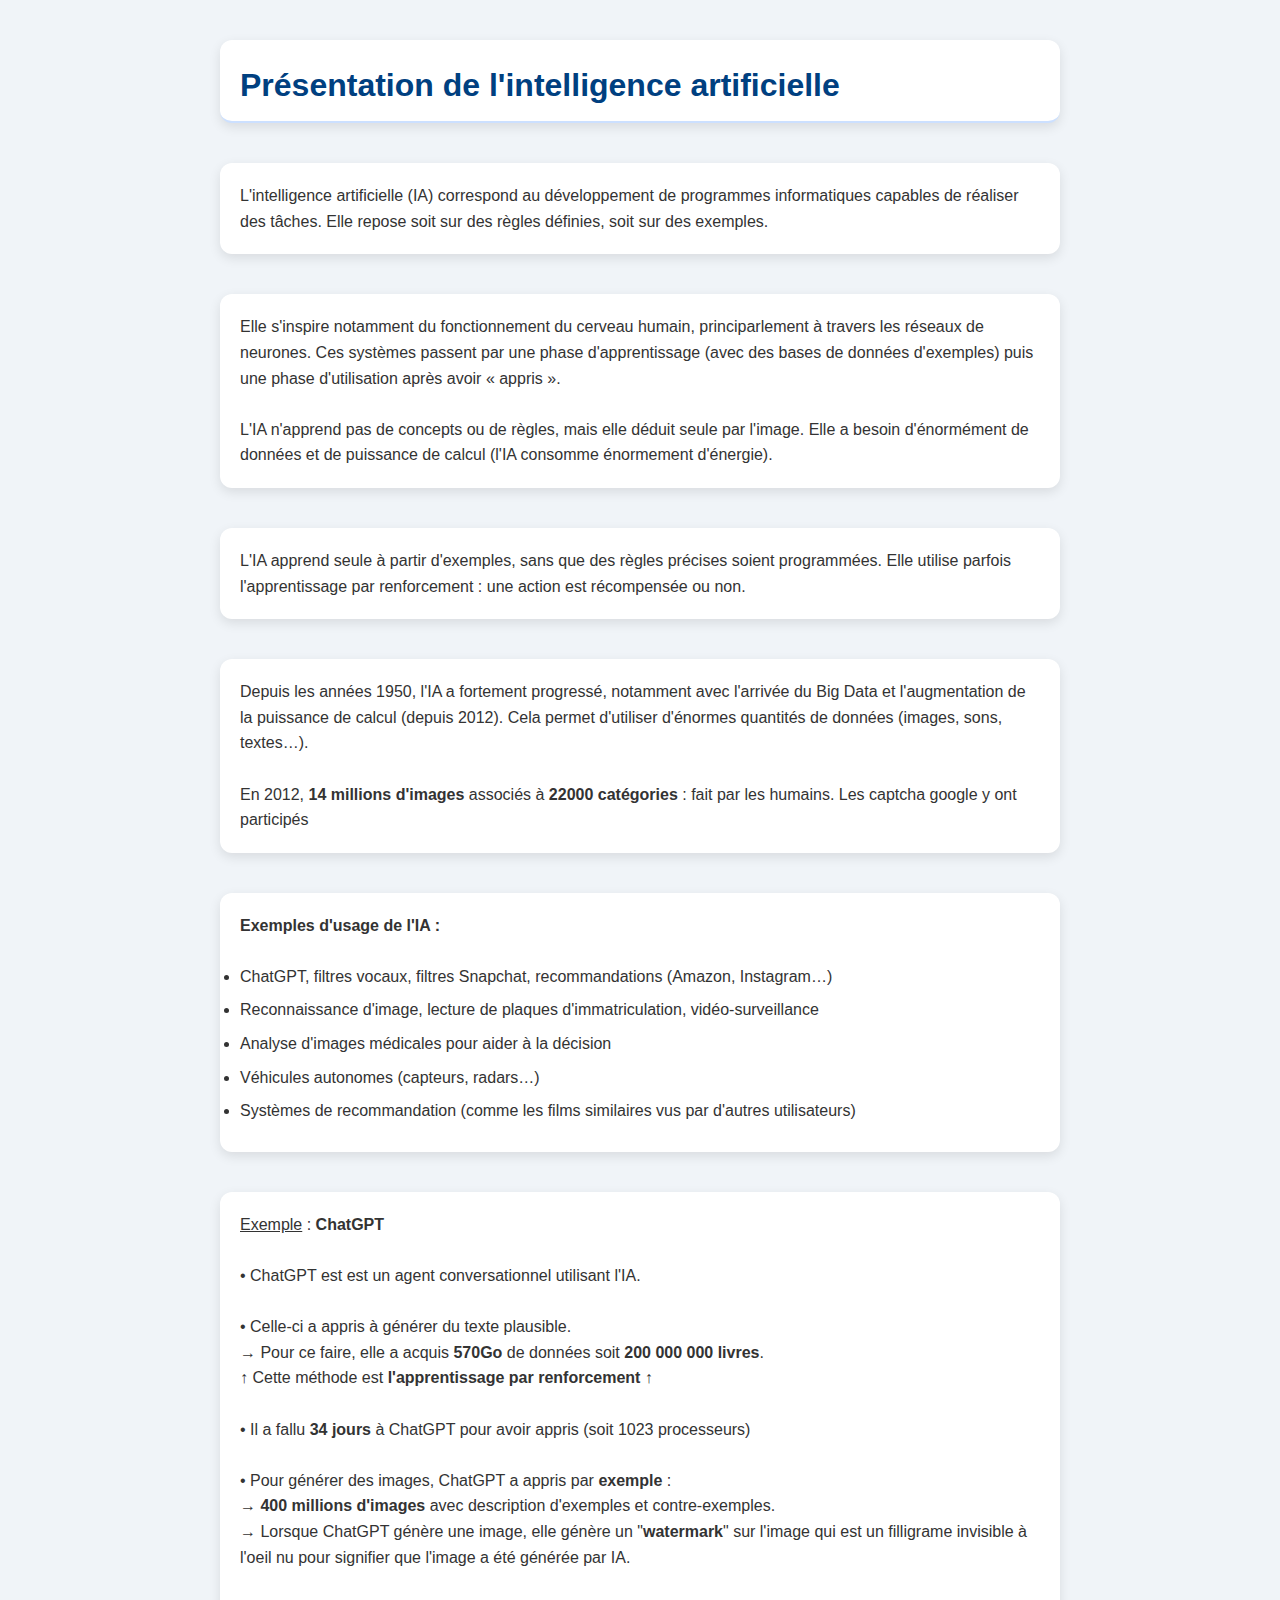
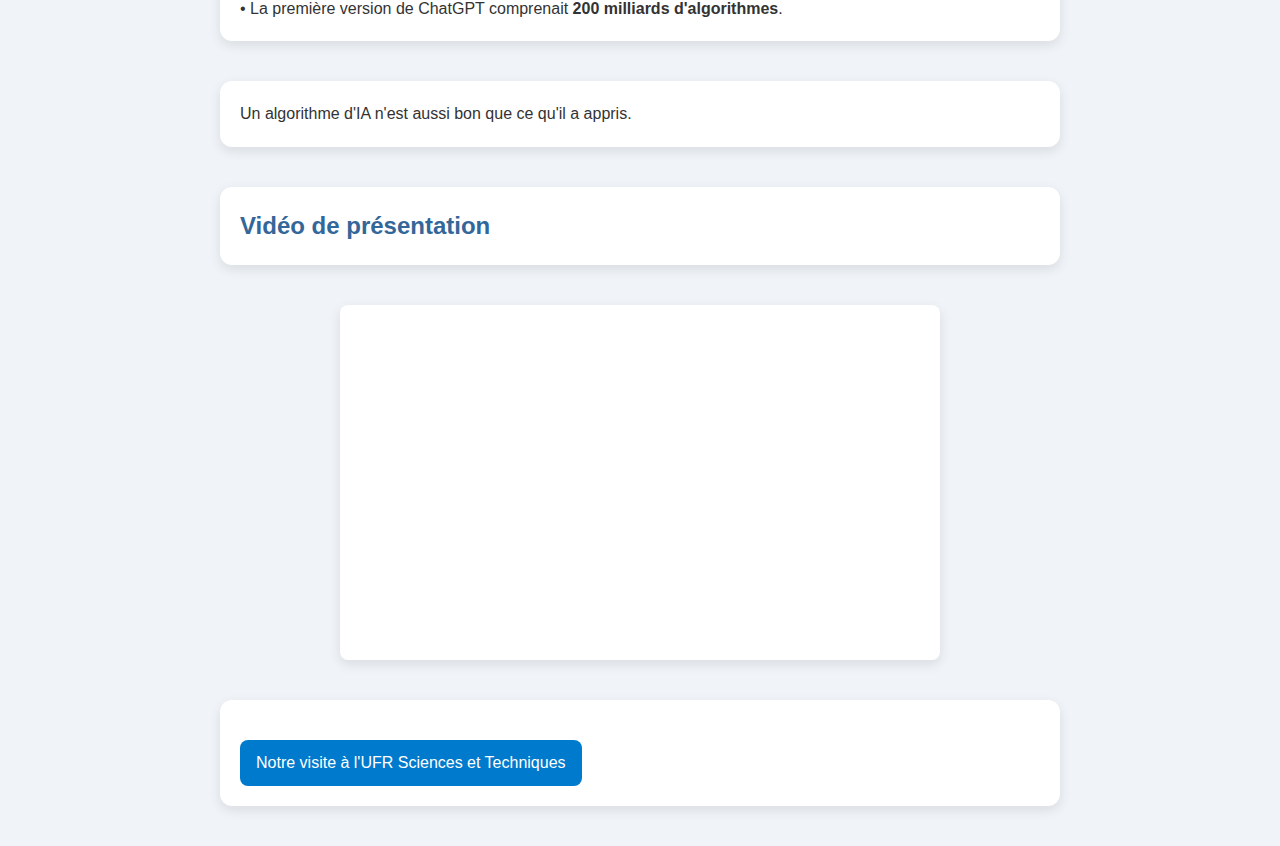
<file: index.html>
<!DOCTYPE html>
<html lang="fr">
<head>
  <meta charset="UTF-8">
  <title>Présentation de l'IA</title>
  <link rel="stylesheet" href="style.css">
</head>
<body>
  <h1>Présentation de l'intelligence artificielle</h1>

  <p>L'intelligence artificielle (IA) correspond au développement de programmes informatiques capables de réaliser des tâches. Elle repose soit sur des règles définies, soit sur des exemples.</p>

  <p>Elle s'inspire notamment du fonctionnement du cerveau humain, principarlement à travers les réseaux de neurones. Ces systèmes passent par une phase d'apprentissage (avec des bases de données d'exemples) puis une phase d'utilisation après avoir « appris ».<br><br>
  L'IA n'apprend pas de concepts ou de règles, mais elle déduit seule par l'image. Elle a besoin d'énormément de données et de puissance de calcul (l'IA consomme énormement d'énergie).
  </p>

    <p>L'IA apprend seule à partir d'exemples, sans que des règles précises soient programmées. Elle utilise parfois l'apprentissage par renforcement : une action est récompensée ou non.</p>

  <p>Depuis les années 1950, l'IA a fortement progressé, notamment avec l'arrivée du Big Data et l'augmentation de la puissance de calcul (depuis 2012). Cela permet d'utiliser d'énormes quantités de données (images, sons, textes…).<br><br>
  En 2012, <strong>14 millions d'images</strong> associés à <strong>22000 catégories</strong> : fait par les humains. Les captcha google y ont participés</p>

  <ul>
  <strong>Exemples d'usage de l'IA :</strong><BR><BR> 
  <li>ChatGPT, filtres vocaux, filtres Snapchat, recommandations (Amazon, Instagram…)</li>
  <li>Reconnaissance d'image, lecture de plaques d'immatriculation, vidéo-surveillance</li>
  <li>Analyse d'images médicales pour aider à la décision</li>
  <li>Véhicules autonomes (capteurs, radars…)</li>
  <li>Systèmes de recommandation (comme les films similaires vus par d'autres utilisateurs)</li>
</ul>
  
  <p><u>Exemple</u> : <strong>ChatGPT</strong><br><br>
    • ChatGPT est est un agent conversationnel utilisant l'IA.<br><br>
    • Celle-ci a appris à générer du texte plausible.<br>
    → Pour ce faire, elle a acquis <strong>570Go</strong> de données soit <strong>200 000 000 livres</strong>.<br>
    <strong>↑</strong> Cette méthode est <strong>l'apprentissage par renforcement ↑</strong><br><br>
    • Il a fallu <strong>34 jours</strong> à ChatGPT pour avoir appris (soit 1023 processeurs)<br><br>
    • Pour générer des images, ChatGPT a appris par <strong>exemple</strong> :<br>
    → <strong>400 millions d'images</strong> avec description d'exemples et contre-exemples.<br>
    → Lorsque ChatGPT génère une image, elle génère un "<strong>watermark</strong>" sur l'image qui est un filligrame invisible à l'oeil nu pour signifier que l'image a été générée par IA.<br><br>
    •  La première version de ChatGPT comprenait <strong>200 milliards d'algorithmes</strong>.</p>

  <p>Un algorithme d'IA n'est aussi bon que ce qu'il a appris.</p>

  <h2>Vidéo de présentation</h2>
  <iframe width="560" height="315" src="https://www.youtube.com/embed/iARAMmS_43Y?si=jGp4PqeuvwDd8mCn" title="YouTube video player" frameborder="0" allow="accelerometer; autoplay; clipboard-write; encrypted-media; gyroscope; picture-in-picture; web-share" referrerpolicy="strict-origin-when-cross-origin" allowfullscreen></iframe>

  <p><a href="visite-ufr.html">Notre visite à l'UFR Sciences et Techniques</a></p>
</body>
</html>
</file>
<file: style.css>
/* Style général */
body {
    font-family: 'Segoe UI', Tahoma, Geneva, Verdana, sans-serif;
    background-color: #f0f4f8;
    color: #333;
    margin: 0;
    padding: 0;
    line-height: 1.6;
  }
  
  /* Conteneur principal */
  body > * {
    max-width: 800px;
    margin: 40px auto;
    padding: 20px;
    background-color: #ffffff;
    border-radius: 12px;
    box-shadow: 0 4px 12px rgba(0, 0, 0, 0.1);
  }
  
  /* Titres */
  h1 {
    color: #004080;
    border-bottom: 2px solid #cce0ff;
    padding-bottom: 10px;
  }
  
  h2 {
    color: #336699;
    margin-top: 30px;
  }
  
  /* Listes */
  ul {
    padding-left: 20px;
  }
  
  ul li {
    margin-bottom: 8px;
  }
  
  /* Liens */
  a {
    color: #0066cc;
    text-decoration: none;
  }
  
  a:hover {
    text-decoration: underline;
  }
  
  /* Vidéo */
  iframe {
    display: block;
    margin: 20px auto;
    max-width: 100%;
    border-radius: 8px;
  }
  
  /* Pied de page */
  p:last-of-type a {
    display: inline-block;
    margin-top: 20px;
    background-color: #007acc;
    color: white;
    padding: 10px 16px;
    border-radius: 8px;
    transition: background-color 0.3s ease;
  }
  
  p:last-of-type a:hover {
    background-color: #005fa3;
  }
</file>
